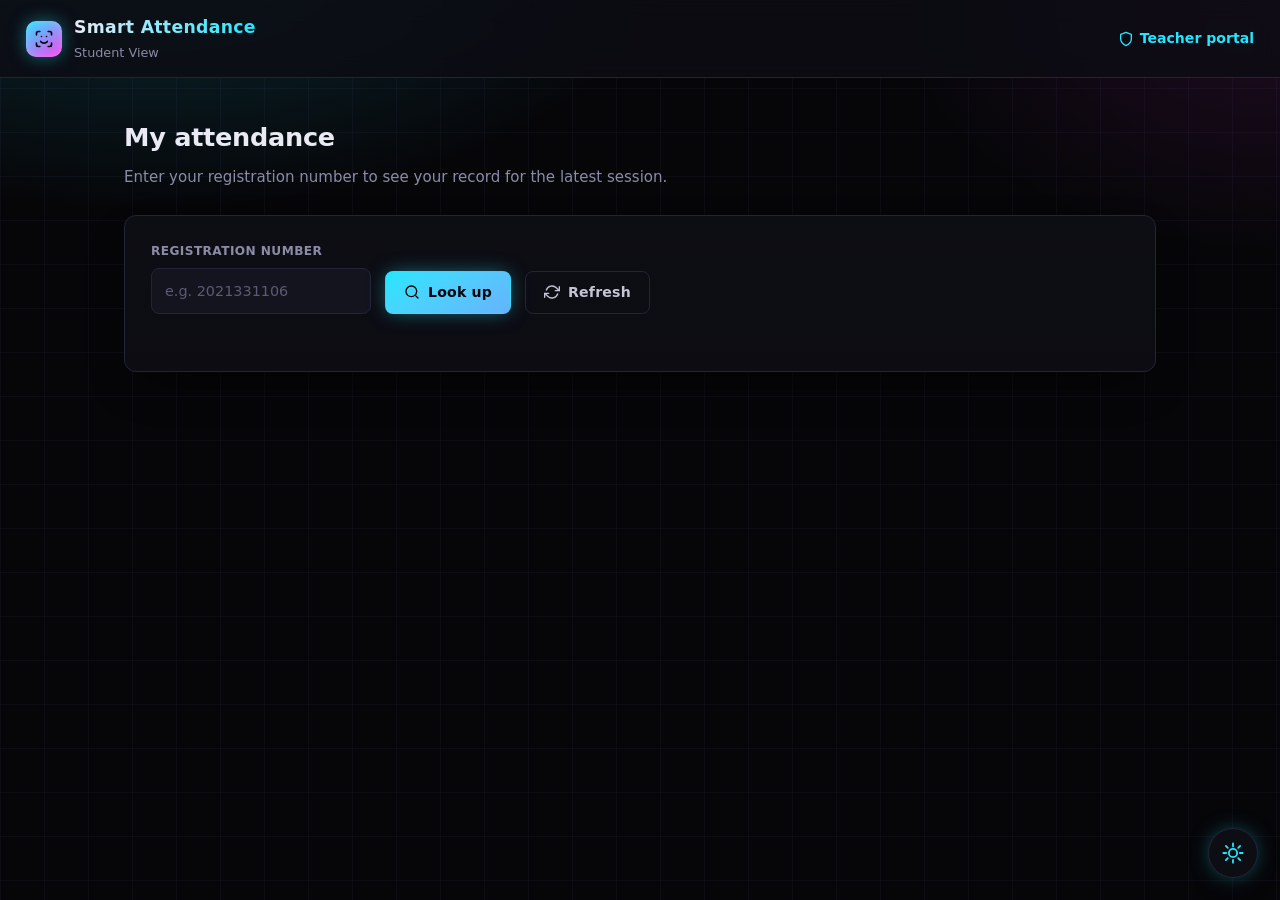
<file: frontend/student/index.html>
<!DOCTYPE html>
<html lang="en">
<head>
  <meta charset="UTF-8" />
  <meta name="viewport" content="width=device-width, initial-scale=1.0" />
  <title>Student · Smart Attendance</title>
  <link rel="icon" type="image/svg+xml" href="../favicon.svg" />
  <link rel="stylesheet" href="../shared/styles.css" />
  <script src="../shared/theme.js"></script>
</head>
<body>
  <header class="topbar">
    <div class="brand">
      <span class="mark">
        <svg viewBox="0 0 24 24" fill="none" stroke="currentColor" stroke-width="2" stroke-linecap="round" stroke-linejoin="round"><path d="M3 7V5a2 2 0 0 1 2-2h2"/><path d="M17 3h2a2 2 0 0 1 2 2v2"/><path d="M21 17v2a2 2 0 0 1-2 2h-2"/><path d="M7 21H5a2 2 0 0 1-2-2v-2"/><path d="M9 9h.01"/><path d="M15 9h.01"/><path d="M8 15s1.5 2 4 2 4-2 4-2"/></svg>
      </span>
      <div>
        <h1>Smart Attendance</h1>
        <span class="role">Student View</span>
      </div>
    </div>
    <nav>
      <a href="../teacher/login.html"><svg viewBox="0 0 24 24" fill="none" stroke="currentColor" stroke-width="2" stroke-linecap="round" stroke-linejoin="round"><path d="M12 22s8-4 8-10V5l-8-3-8 3v7c0 6 8 10 8 10z"/></svg>Teacher portal</a>
    </nav>
  </header>

  <main class="container">
    <div class="page-head">
      <h2>My attendance</h2>
      <p>Enter your registration number to see your record for the latest session.</p>
    </div>

    <section class="card">
      <div class="row">
        <div class="field">
          <label for="regInput">Registration number</label>
          <input type="text" id="regInput" placeholder="e.g. 2021331106" />
        </div>
        <button id="lookupBtn"><svg viewBox="0 0 24 24" fill="none" stroke="currentColor" stroke-width="2" stroke-linecap="round" stroke-linejoin="round"><circle cx="11" cy="11" r="8"/><line x1="21" y1="21" x2="16.65" y2="16.65"/></svg>Look up</button>
        <button class="ghost" id="refreshBtn"><svg viewBox="0 0 24 24" fill="none" stroke="currentColor" stroke-width="2" stroke-linecap="round" stroke-linejoin="round"><polyline points="23 4 23 10 17 10"/><polyline points="1 20 1 14 7 14"/><path d="M3.51 9a9 9 0 0 1 14.85-3.36L23 10M1 14l4.64 4.36A9 9 0 0 0 20.49 15"/></svg>Refresh</button>
      </div>
      <div class="toast" id="toast"></div>
    </section>

    <section class="card" id="historyCard" style="display:none;">
      <p class="eyebrow">My attendance history</p>
      <h2 id="historyTitle">Records</h2>
      <p class="hint" id="historySub">Every session you were detected in, oldest to newest.</p>
      <div id="historyArea" style="display:none;">
        <table id="historyTable">
          <thead>
            <tr><th>Reg No</th><th>Date</th><th>Course</th><th>Room</th></tr>
          </thead>
          <tbody></tbody>
        </table>
      </div>
      <div class="empty" id="historyEmpty">No records found.</div>
    </section>
  </main>

  <script src="../shared/api.js"></script>
  <script src="../shared/report.js"></script>
  <script src="student.js"></script>
</body>
</html>
</file>
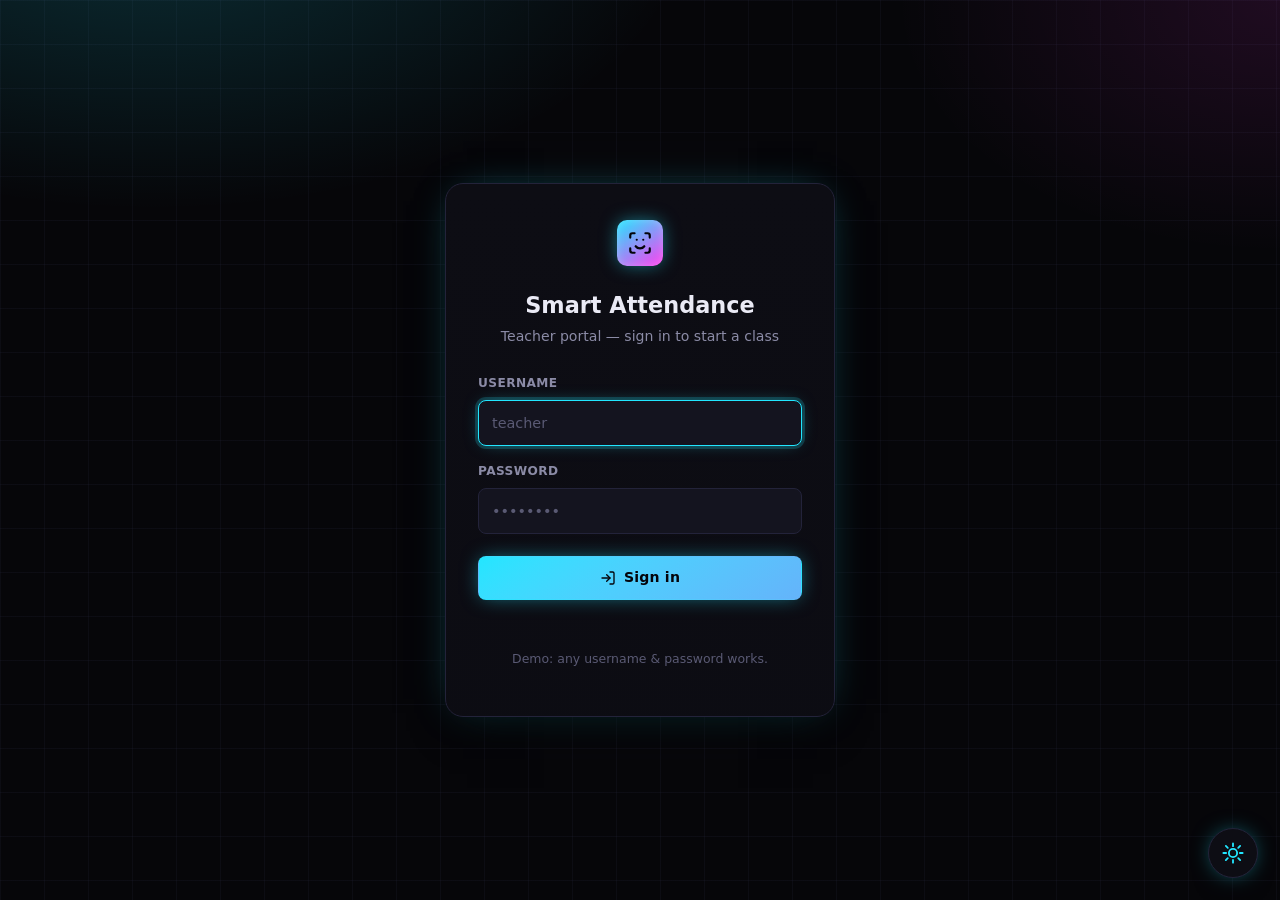
<file: frontend/teacher/index.html>
<!DOCTYPE html>
<html lang="en">
<head>
  <meta charset="UTF-8" />
  <meta name="viewport" content="width=device-width, initial-scale=1.0" />
  <title>Dashboard · Smart Attendance</title>
  <link rel="icon" type="image/svg+xml" href="../favicon.svg" />
  <link rel="stylesheet" href="../shared/styles.css" />
  <script src="../shared/theme.js"></script>
</head>
<body>
  <header class="topbar">
    <div class="brand">
      <span class="mark">
        <svg viewBox="0 0 24 24" fill="none" stroke="currentColor" stroke-width="2" stroke-linecap="round" stroke-linejoin="round"><path d="M3 7V5a2 2 0 0 1 2-2h2"/><path d="M17 3h2a2 2 0 0 1 2 2v2"/><path d="M21 17v2a2 2 0 0 1-2 2h-2"/><path d="M7 21H5a2 2 0 0 1-2-2v-2"/><path d="M9 9h.01"/><path d="M15 9h.01"/><path d="M8 15s1.5 2 4 2 4-2 4-2"/></svg>
      </span>
      <div>
        <h1>Smart Attendance</h1>
        <span class="role">Teacher Dashboard</span>
      </div>
    </div>
    <nav>
      <span class="who" id="who"></span>
      <a href="../student/index.html"><svg viewBox="0 0 24 24" fill="none" stroke="currentColor" stroke-width="2" stroke-linecap="round" stroke-linejoin="round"><path d="M17 21v-2a4 4 0 0 0-4-4H5a4 4 0 0 0-4 4v2"/><circle cx="9" cy="7" r="4"/><path d="M23 21v-2a4 4 0 0 0-3-3.87"/><path d="M16 3.13a4 4 0 0 1 0 7.75"/></svg>Student view</a>
      <a href="#" id="logoutLink"><svg viewBox="0 0 24 24" fill="none" stroke="currentColor" stroke-width="2" stroke-linecap="round" stroke-linejoin="round"><path d="M9 21H5a2 2 0 0 1-2-2V5a2 2 0 0 1 2-2h4"/><polyline points="16 17 21 12 16 7"/><line x1="21" y1="12" x2="9" y2="12"/></svg>Sign out</a>
    </nav>
  </header>

  <main class="container">
    <div class="page-head">
      <h2>Run a class session</h2>
      <p>Pick a course and room, start the session, then save the attendance report when class ends.</p>
    </div>

    <!-- Step 1 + 2: Class setup & live session -->
    <section class="card">
      <p class="eyebrow">Class setup</p>
      <div class="row" style="margin-bottom: 22px;">
        <div class="field">
          <label for="course">Course</label>
          <select id="course">
            <option value="" disabled selected>Select course</option>
          </select>
        </div>
        <div class="field">
          <label for="room">Room number</label>
          <select id="room">
            <option value="" disabled selected>Select room</option>
          </select>
        </div>
      </div>

      <div class="session-grid">
        <div class="stat">
          <label>Status</label>
          <span class="status-pill"><span class="dot off" id="statusDot"></span><span id="statusText">Idle</span></span>
        </div>
        <div class="stat">
          <label>Elapsed</label>
          <div class="timer" id="timer">00:00:00</div>
        </div>
        <div class="stat">
          <label>Class</label>
          <div class="val muted" id="classLabel">—</div>
        </div>
      </div>

      <div class="row">
        <button class="start" id="startBtn" disabled><svg viewBox="0 0 24 24" fill="currentColor" stroke="none"><polygon points="6 4 20 12 6 20 6 4"/></svg>Start Class</button>
        <button class="stop" id="stopBtn" disabled><svg viewBox="0 0 24 24" fill="currentColor" stroke="none"><rect x="6" y="6" width="12" height="12" rx="1.5"/></svg>End Class</button>
      </div>
      <p class="hint" style="margin-top:16px;">The face-capture window opens on the server machine. Recognition and CSV logging run there; this dashboard starts/stops it and builds the report.</p>
      <div class="toast" id="camToast"></div>
    </section>

    <!-- Step 3: Save & report -->
    <section class="card">
      <p class="eyebrow">Session report</p>
      <p class="hint">When class ends, aggregate the raw detections into one entry per student (first &amp; last seen) and save the session.</p>

      <div class="row" style="margin-bottom: 8px;">
        <button id="saveBtn" disabled><svg viewBox="0 0 24 24" fill="none" stroke="currentColor" stroke-width="2" stroke-linecap="round" stroke-linejoin="round"><path d="M19 21H5a2 2 0 0 1-2-2V5a2 2 0 0 1 2-2h11l5 5v11a2 2 0 0 1-2 2z"/><polyline points="17 21 17 13 7 13 7 21"/><polyline points="7 3 7 8 15 8"/></svg>Save Attendance</button>
        <button class="ghost" id="loadCsvBtn"><svg viewBox="0 0 24 24" fill="none" stroke="currentColor" stroke-width="2" stroke-linecap="round" stroke-linejoin="round"><path d="M14 2H6a2 2 0 0 0-2 2v16a2 2 0 0 0 2 2h12a2 2 0 0 0 2-2V8z"/><polyline points="14 2 14 8 20 8"/><line x1="9" y1="15" x2="15" y2="15"/></svg>Load latest CSV</button>
        <button class="ghost" id="downloadBtn" disabled><svg viewBox="0 0 24 24" fill="none" stroke="currentColor" stroke-width="2" stroke-linecap="round" stroke-linejoin="round"><path d="M21 15v4a2 2 0 0 1-2 2H5a2 2 0 0 1-2-2v-4"/><polyline points="7 10 12 15 17 10"/><line x1="12" y1="15" x2="12" y2="3"/></svg>Download JSON</button>
        <span class="muted" id="reportMeta"></span>
      </div>

      <div id="reportArea" style="display:none;">
        <table id="reportTable">
          <thead>
            <tr><th>Reg No</th><th>Date</th><th>Start Time</th><th>End Time</th></tr>
          </thead>
          <tbody></tbody>
        </table>
      </div>
      <div class="empty" id="reportEmpty">No session report yet.</div>

      <div class="row" style="margin-top:14px;">
        <div class="field">
          <label for="reportEmail">Send report to</label>
          <input type="email" id="reportEmail" placeholder="teacher@example.com" />
        </div>
        <button class="ghost" id="emailReportBtn" disabled><svg viewBox="0 0 24 24" fill="none" stroke="currentColor" stroke-width="2" stroke-linecap="round" stroke-linejoin="round"><path d="M4 4h16c1.1 0 2 .9 2 2v12c0 1.1-.9 2-2 2H4c-1.1 0-2-.9-2-2V6c0-1.1.9-2 2-2z"/><polyline points="22 6 12 13 2 6"/></svg>Send report via email</button>
      </div>
      <div class="toast" id="reportToast"></div>
    </section>

    <!-- Attendance history: browse any past saved session -->
    <section class="card">
      <p class="eyebrow">Attendance history</p>
      <p class="hint">Pick a course, room, and date to see every student marked present in that session.</p>

      <div class="row" style="margin-bottom: 8px;">
        <div class="field">
          <label for="histCourse">Course</label>
          <select id="histCourse">
            <option value="" disabled selected>Select course</option>
          </select>
        </div>
        <div class="field">
          <label for="histRoom">Room number</label>
          <select id="histRoom">
            <option value="" disabled selected>Select room</option>
          </select>
        </div>
        <div class="field">
          <label for="histDate">Date</label>
          <input type="date" id="histDate" />
        </div>
        <button id="histBtn"><svg viewBox="0 0 24 24" fill="none" stroke="currentColor" stroke-width="2" stroke-linecap="round" stroke-linejoin="round"><circle cx="11" cy="11" r="8"/><line x1="21" y1="21" x2="16.65" y2="16.65"/></svg>View</button>
        <span class="muted" id="histMeta"></span>
      </div>

      <div id="histArea" style="display:none;">
        <table id="histTable">
          <thead>
            <tr><th>Reg No</th><th>Course</th><th>Room</th><th>Date</th><th>Start Time</th><th>End Time</th><th>Duration</th></tr>
          </thead>
          <tbody></tbody>
        </table>
      </div>
      <div class="empty" id="histEmpty">No attendance found for that selection.</div>

      <div class="row" style="margin-top:14px;">
        <div class="field">
          <label for="histEmail">Send report to</label>
          <input type="email" id="histEmail" placeholder="teacher@example.com" />
        </div>
        <button class="ghost" id="emailHistBtn" disabled><svg viewBox="0 0 24 24" fill="none" stroke="currentColor" stroke-width="2" stroke-linecap="round" stroke-linejoin="round"><path d="M4 4h16c1.1 0 2 .9 2 2v12c0 1.1-.9 2-2 2H4c-1.1 0-2-.9-2-2V6c0-1.1.9-2 2-2z"/><polyline points="22 6 12 13 2 6"/></svg>Send report via email</button>
      </div>
      <div class="toast" id="histToast"></div>
    </section>
  </main>

  <script src="../shared/auth.js"></script>
  <script src="../shared/api.js"></script>
  <script src="../shared/report.js"></script>
  <script src="teacher.js"></script>
</body>
</html>
</file>
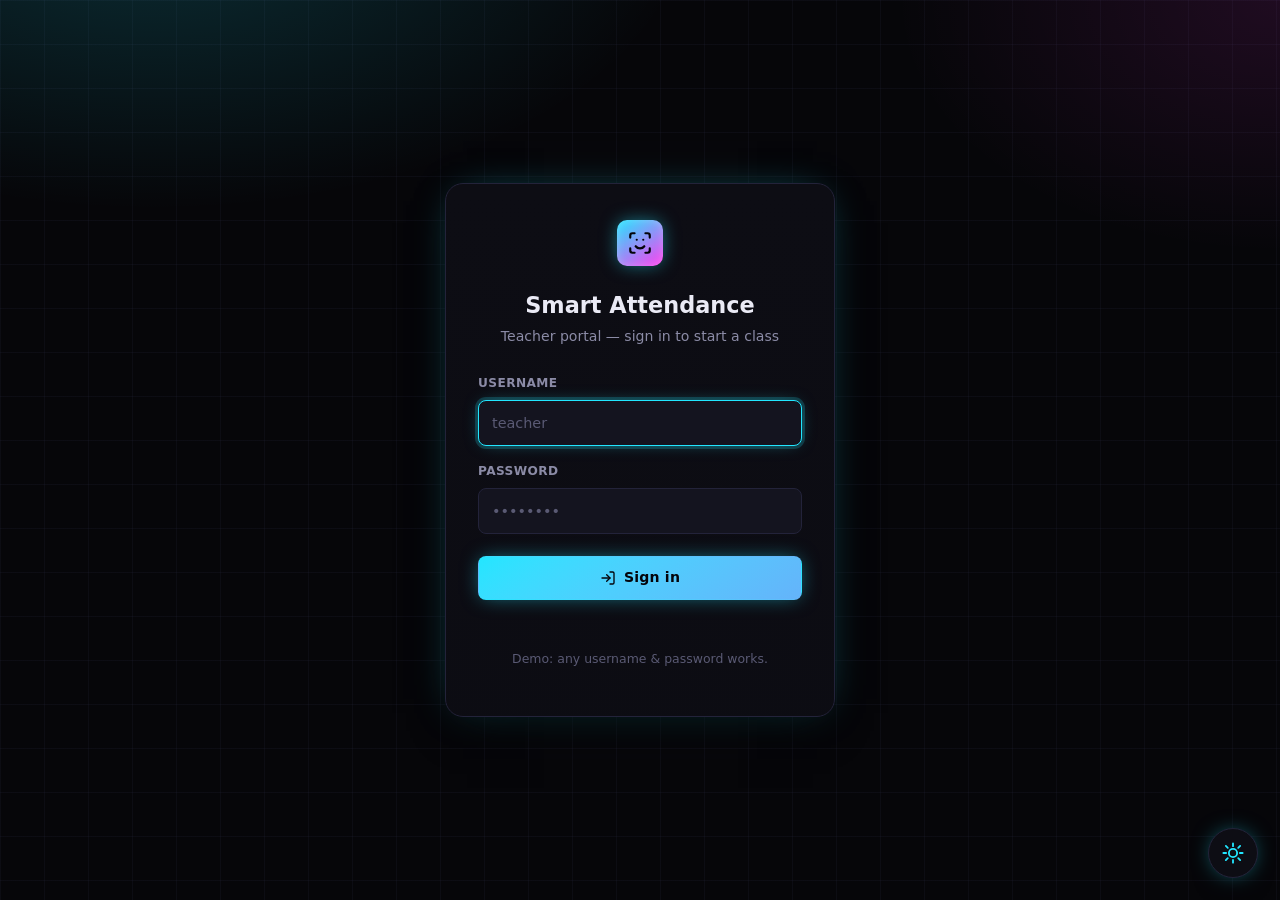
<file: frontend/teacher/login.html>
<!DOCTYPE html>
<html lang="en">
<head>
  <meta charset="UTF-8" />
  <meta name="viewport" content="width=device-width, initial-scale=1.0" />
  <title>Sign in · Smart Attendance</title>
  <link rel="icon" type="image/svg+xml" href="../favicon.svg" />
  <link rel="stylesheet" href="../shared/styles.css" />
  <script src="../shared/theme.js"></script>
</head>
<body>
  <div class="auth-wrap">
    <form class="auth-card" id="loginForm" autocomplete="on">
      <div class="brand"><span class="mark"><svg viewBox="0 0 24 24" fill="none" stroke="currentColor" stroke-width="2" stroke-linecap="round" stroke-linejoin="round"><path d="M3 7V5a2 2 0 0 1 2-2h2"/><path d="M17 3h2a2 2 0 0 1 2 2v2"/><path d="M21 17v2a2 2 0 0 1-2 2h-2"/><path d="M7 21H5a2 2 0 0 1-2-2v-2"/><path d="M9 9h.01"/><path d="M15 9h.01"/><path d="M8 15s1.5 2 4 2 4-2 4-2"/></svg></span></div>
      <h1>Smart Attendance</h1>
      <p class="sub">Teacher portal — sign in to start a class</p>

      <div class="field">
        <label for="username">Username</label>
        <input type="text" id="username" placeholder="teacher" required autofocus />
      </div>
      <div class="field">
        <label for="password">Password</label>
        <input type="password" id="password" placeholder="••••••••" required />
      </div>

      <button type="submit" class="btn-block"><svg viewBox="0 0 24 24" fill="none" stroke="currentColor" stroke-width="2" stroke-linecap="round" stroke-linejoin="round"><path d="M15 3h4a2 2 0 0 1 2 2v14a2 2 0 0 1-2 2h-4"/><polyline points="10 17 15 12 10 7"/><line x1="15" y1="12" x2="3" y2="12"/></svg>Sign in</button>
      <div class="toast" id="loginToast"></div>
      <p class="auth-hint">Demo: any username & password works.</p>
    </form>
  </div>

  <script src="../shared/auth.js"></script>
  <script src="login.js"></script>
</body>
</html>
</file>
<file: frontend/shared/styles.css>
/* Smart Attendance — shared design system.
   Neon theme: deep-black canvas with cyan/magenta neon accents and soft glows,
   plus a clean light theme. Toggle via [data-theme] on <html> (see theme.js).
   Styling only — every class name is kept stable so all pages keep working. */

:root {
  /* ---------- DARK (default): black + neon ---------- */
  --bg: #060609;
  --bg-grid: rgba(120, 130, 200, 0.05);
  --panel: #0d0d14;
  --panel-2: #14141f;
  --panel-3: #1b1b28;
  --text: #eaeaf5;
  --text-dim: #c4c4d6;
  --muted: #8b8ba6;
  --faint: #5a5a74;

  --accent: #22e6ff;        /* neon cyan */
  --accent-2: #ff3df0;      /* neon magenta */
  --accent-ink: #04040a;    /* text on neon fills */
  --green: #2dff9e;         /* neon green */
  --red: #ff4d6d;           /* neon red/pink */
  --amber: #ffd15c;

  --border: #23233a;
  --border-soft: #191926;

  --glow: rgba(34, 230, 255, 0.55);
  --glow-soft: rgba(34, 230, 255, 0.18);
  --glow-green: rgba(45, 255, 158, 0.5);
  --glow-red: rgba(255, 77, 109, 0.5);
  --shadow: 0 18px 50px -22px rgba(0, 0, 0, 0.9);

  --radius: 12px;
  --radius-sm: 8px;

  --sans: "Inter", "SF Pro Display", system-ui, -apple-system, "Segoe UI",
          Roboto, sans-serif;
  --mono: "JetBrains Mono", ui-monospace, "SF Mono", Menlo, Consolas, monospace;
}

:root[data-theme="light"] {
  /* ---------- LIGHT: clean, cool ---------- */
  --bg: #eef1f7;
  --bg-grid: rgba(20, 30, 80, 0.04);
  --panel: #ffffff;
  --panel-2: #f3f5fa;
  --panel-3: #e9edf4;
  --text: #12131c;
  --text-dim: #2a2c3a;
  --muted: #5c6076;
  --faint: #8a8fa6;

  --accent: #0aa2c0;        /* deep cyan */
  --accent-2: #c026d3;      /* deep magenta */
  --accent-ink: #ffffff;
  --green: #0f9d6b;
  --red: #e11d48;
  --amber: #c77700;

  --border: #dbe0ec;
  --border-soft: #e7eaf2;

  --glow: rgba(10, 162, 192, 0.28);
  --glow-soft: rgba(10, 162, 192, 0.12);
  --glow-green: rgba(15, 157, 107, 0.25);
  --glow-red: rgba(225, 29, 72, 0.22);
  --shadow: 0 14px 34px -20px rgba(20, 30, 70, 0.35);
}

* { box-sizing: border-box; }
html, body { height: 100%; }

body {
  margin: 0;
  font-family: var(--sans);
  background:
    radial-gradient(900px 500px at 12% -10%, var(--glow-soft) 0%, transparent 60%),
    radial-gradient(700px 460px at 100% 0%, rgba(255, 61, 240, 0.10) 0%, transparent 55%),
    linear-gradient(var(--bg-grid) 1px, transparent 1px) 0 0 / 44px 44px,
    linear-gradient(90deg, var(--bg-grid) 1px, transparent 1px) 0 0 / 44px 44px,
    var(--bg);
  color: var(--text);
  line-height: 1.55;
  font-size: 14.5px;
  -webkit-font-smoothing: antialiased;
  transition: background-color 0.25s, color 0.25s;
}
:root[data-theme="light"] body {
  background:
    radial-gradient(900px 500px at 12% -10%, var(--glow-soft) 0%, transparent 60%),
    radial-gradient(700px 460px at 100% 0%, rgba(192, 38, 211, 0.06) 0%, transparent 55%),
    linear-gradient(var(--bg-grid) 1px, transparent 1px) 0 0 / 44px 44px,
    linear-gradient(90deg, var(--bg-grid) 1px, transparent 1px) 0 0 / 44px 44px,
    var(--bg);
}

/* ---------- Top bar ---------- */
.topbar {
  display: flex; align-items: center; justify-content: space-between;
  padding: 14px 26px;
  background: color-mix(in srgb, var(--panel) 82%, transparent);
  backdrop-filter: blur(12px);
  border-bottom: 1px solid var(--border);
  position: sticky; top: 0; z-index: 10;
}
.brand { display: flex; align-items: center; gap: 12px; }
.brand .mark {
  width: 36px; height: 36px; border-radius: 10px;
  display: grid; place-items: center;
  background: linear-gradient(145deg, var(--accent), var(--accent-2));
  color: var(--accent-ink);
  box-shadow: 0 0 18px -2px var(--glow), inset 0 0 8px rgba(255,255,255,0.25);
}
.brand .mark svg { width: 20px; height: 20px; display: block; }
.topbar h1 {
  font-size: 1.08rem; margin: 0; font-weight: 700; letter-spacing: 0.3px;
  background: linear-gradient(90deg, var(--text), var(--accent));
  -webkit-background-clip: text; background-clip: text; -webkit-text-fill-color: transparent;
}
.topbar .role { color: var(--muted); font-size: 0.8rem; font-weight: 500; }
.topbar nav { display: flex; align-items: center; gap: 18px; }
.topbar nav a {
  color: var(--accent); text-decoration: none; font-size: 0.88rem; font-weight: 600;
  display: inline-flex; align-items: center; gap: 6px; transition: color 0.15s, text-shadow 0.15s;
}
.topbar nav a svg { width: 16px; height: 16px; }
.topbar nav a:hover { color: var(--text); text-shadow: 0 0 12px var(--glow); }
.who { color: var(--muted); font-size: 0.84rem; }

.container { max-width: 1080px; margin: 0 auto; padding: 34px 24px 80px; }
.page-head { margin: 6px 0 26px; }
.page-head h2 { margin: 0; font-size: 1.6rem; font-weight: 750; letter-spacing: -0.3px; }
.page-head p { margin: 8px 0 0; color: var(--muted); font-size: 0.94rem; }

/* ---------- Cards ---------- */
.card {
  position: relative;
  background: linear-gradient(180deg, var(--panel), color-mix(in srgb, var(--panel) 88%, var(--bg)));
  border: 1px solid var(--border);
  border-radius: var(--radius);
  padding: 26px;
  margin-bottom: 22px;
  box-shadow: var(--shadow);
  transition: border-color 0.2s, box-shadow 0.2s;
}
.card:hover { border-color: color-mix(in srgb, var(--accent) 45%, var(--border)); }
.card h2 { margin: 0 0 4px; font-size: 1.1rem; font-weight: 700; }
.card .hint { color: var(--muted); font-size: 0.88rem; margin: 0 0 18px; }
.card .eyebrow {
  text-transform: uppercase; letter-spacing: 1.6px; font-size: 0.72rem;
  color: var(--accent); font-weight: 800; margin: 0 0 16px;
  text-shadow: 0 0 14px var(--glow-soft);
}

.row { display: flex; gap: 14px; flex-wrap: wrap; align-items: flex-end; }
.spread { justify-content: space-between; }

/* ---------- Buttons ---------- */
button, .btn {
  font: inherit; font-size: 0.88rem; font-weight: 650;
  border: 1px solid var(--border);
  border-radius: var(--radius-sm);
  padding: 10px 18px; cursor: pointer;
  color: var(--text);
  background: var(--panel-3);
  letter-spacing: 0.2px;
  display: inline-flex; align-items: center; justify-content: center; gap: 8px;
  transition: transform 0.06s, box-shadow 0.18s, border-color 0.18s, background 0.18s, filter 0.18s;
}
button svg, .btn svg { width: 16px; height: 16px; flex-shrink: 0; }
button:hover, .btn:hover { border-color: var(--accent); box-shadow: 0 0 16px -3px var(--glow); }
button:active, .btn:active { transform: translateY(1px); }
button:disabled, .btn:disabled { opacity: 0.4; cursor: not-allowed; box-shadow: none; border-color: var(--border); }

/* Primary (neon fill) */
#startBtn, #saveBtn, #lookupBtn, #histBtn, #loginForm button, .btn-block {
  color: var(--accent-ink);
  background: linear-gradient(145deg, var(--accent), color-mix(in srgb, var(--accent) 70%, var(--accent-2)));
  border-color: transparent;
  box-shadow: 0 0 20px -4px var(--glow);
}
#startBtn:hover, #saveBtn:hover, #lookupBtn:hover, #histBtn:hover, #loginForm button:hover, .btn-block:hover {
  filter: brightness(1.08); box-shadow: 0 0 26px -2px var(--glow);
}
#startBtn:disabled, #saveBtn:disabled { filter: grayscale(0.4); }

button.start {
  color: var(--accent-ink);
  background: linear-gradient(145deg, var(--green), #17d67e);
  border-color: transparent; box-shadow: 0 0 20px -4px var(--glow-green);
}
button.start:hover { filter: brightness(1.08); box-shadow: 0 0 26px -2px var(--glow-green); }
button.stop {
  color: #fff;
  background: linear-gradient(145deg, var(--red), #d81f4a);
  border-color: transparent; box-shadow: 0 0 20px -4px var(--glow-red);
}
button.stop:hover { filter: brightness(1.08); box-shadow: 0 0 26px -2px var(--glow-red); }
button.ghost { background: transparent; color: var(--text-dim); border-color: var(--border); box-shadow: none; }
button.ghost:hover { color: var(--text); border-color: var(--accent); box-shadow: 0 0 14px -4px var(--glow); }
.btn-block { width: 100%; }

/* ---------- Inputs & selects ---------- */
.field { display: flex; flex-direction: column; gap: 7px; }
label { font-size: 0.76rem; color: var(--muted); font-weight: 600; letter-spacing: 0.4px; text-transform: uppercase; }
input[type="text"], input[type="email"], input[type="password"], input[type="number"], input[type="date"], select {
  font: inherit; font-size: 0.9rem;
  background: var(--panel-2);
  color: var(--text);
  border: 1px solid var(--border);
  border-radius: var(--radius-sm);
  padding: 11px 13px;
  min-width: 220px;
  transition: border-color 0.15s, box-shadow 0.15s;
}
input::placeholder { color: var(--faint); }
input:focus, select:focus {
  outline: none; border-color: var(--accent);
  box-shadow: 0 0 0 3px var(--glow-soft), 0 0 18px -6px var(--glow);
}
select {
  appearance: none;
  background-image: url("data:image/svg+xml;utf8,<svg xmlns='http://www.w3.org/2000/svg' width='14' height='14' viewBox='0 0 24 24' fill='none' stroke='%238b8ba6' stroke-width='2.4'><path d='M6 9l6 6 6-6'/></svg>");
  background-repeat: no-repeat; background-position: right 12px center; padding-right: 34px;
}
:root[data-theme="dark"] input[type="date"]::-webkit-calendar-picker-indicator { filter: invert(0.8); }

/* ---------- Status pill / timer ---------- */
.status-pill {
  display: inline-flex; align-items: center; gap: 9px;
  padding: 7px 15px; border-radius: 999px; font-size: 0.84rem; font-weight: 600;
  background: var(--panel-2); border: 1px solid var(--border);
}
.dot { width: 9px; height: 9px; border-radius: 50%; background: var(--faint); }
.dot.live { background: var(--green); box-shadow: 0 0 0 4px var(--glow-green), 0 0 12px var(--green); animation: pulse 2s infinite; }
.dot.off { background: var(--red); box-shadow: 0 0 10px -1px var(--glow-red); }
@keyframes pulse { 0%,100% { box-shadow: 0 0 0 4px var(--glow-green), 0 0 12px var(--green);} 50% { box-shadow: 0 0 0 8px transparent, 0 0 6px var(--green);} }
.timer {
  font-family: var(--mono); font-variant-numeric: tabular-nums;
  font-size: 1.55rem; font-weight: 700; color: var(--accent);
  text-shadow: 0 0 18px var(--glow);
}

/* ---------- Session control layout ---------- */
.session-grid { display: grid; grid-template-columns: repeat(3, auto); gap: 30px; align-items: center; margin-bottom: 22px; }
.stat label { display: block; margin-bottom: 5px; }
.stat .val { font-size: 1.05rem; font-weight: 700; }
@media (max-width: 620px) { .session-grid { grid-template-columns: 1fr 1fr; gap: 18px; } }

/* ---------- Table ---------- */
table { width: 100%; border-collapse: collapse; margin-top: 6px; font-size: 0.9rem; }
th, td { text-align: left; padding: 12px 14px; border-bottom: 1px solid var(--border-soft); }
thead tr { background: color-mix(in srgb, var(--accent) 8%, transparent); }
th { color: var(--accent); font-weight: 700; font-size: 0.72rem; text-transform: uppercase; letter-spacing: 0.9px; }
tbody tr { transition: background 0.12s; }
tbody tr:hover td { background: color-mix(in srgb, var(--accent) 7%, transparent); }
td .reg { font-family: var(--mono); font-variant-numeric: tabular-nums; color: var(--text-dim); font-weight: 600; }

.badge { padding: 3px 11px; border-radius: 999px; font-size: 0.76rem; font-weight: 700; border: 1px solid transparent; }
.badge.full { background: color-mix(in srgb, var(--green) 16%, transparent); color: var(--green); border-color: color-mix(in srgb, var(--green) 45%, transparent); }
.badge.partial { background: color-mix(in srgb, var(--amber) 16%, transparent); color: var(--amber); border-color: color-mix(in srgb, var(--amber) 45%, transparent); }

/* ---------- Toast ---------- */
.toast { color: var(--muted); font-size: 0.85rem; margin-top: 14px; min-height: 1.2em; }
.toast.ok { color: var(--green); text-shadow: 0 0 12px var(--glow-green); }
.toast.err { color: var(--red); text-shadow: 0 0 12px var(--glow-red); }
.muted { color: var(--muted); }

/* ---------- Empty state ---------- */
.empty {
  text-align: center; color: var(--faint); padding: 32px 10px; font-size: 0.9rem;
  border: 1px dashed var(--border); border-radius: var(--radius); background: color-mix(in srgb, var(--panel-2) 60%, transparent);
}

/* ---------- Grids ---------- */
.grid-2 { display: grid; grid-template-columns: 1fr 1fr; gap: 20px; }
@media (max-width: 760px) { .grid-2 { grid-template-columns: 1fr; } }

/* ---------- Login ---------- */
.auth-wrap { min-height: 100vh; display: grid; place-items: center; padding: 24px; }
.auth-card {
  width: 100%; max-width: 390px;
  background: linear-gradient(180deg, var(--panel), color-mix(in srgb, var(--panel) 88%, var(--bg)));
  border: 1px solid var(--border);
  border-radius: 18px; padding: 36px 32px;
  box-shadow: var(--shadow), 0 0 40px -18px var(--glow);
}
.auth-card .brand { justify-content: center; margin-bottom: 22px; }
.auth-card .brand .mark { width: 46px; height: 46px; }
.auth-card .brand .mark svg { width: 26px; height: 26px; }
.auth-card h1 { text-align: center; font-size: 1.4rem; margin: 0 0 4px; font-weight: 750; }
.auth-card .sub { text-align: center; color: var(--muted); font-size: 0.88rem; margin: 0 0 26px; }
.auth-card .field { margin-bottom: 16px; }
.auth-card input { width: 100%; min-width: 0; }
.auth-card button { margin-top: 6px; }
.auth-hint { text-align: center; color: var(--faint); font-size: 0.78rem; margin-top: 18px; }

/* ---------- Theme toggle (injected by theme.js) ---------- */
.theme-toggle {
  position: fixed; right: 22px; bottom: 22px; z-index: 50;
  width: 50px; height: 50px; padding: 0; border-radius: 50%;
  display: grid; place-items: center;
  background: var(--panel); border: 1px solid var(--border);
  color: var(--accent);
  box-shadow: 0 0 22px -6px var(--glow), var(--shadow);
  transition: transform 0.15s, box-shadow 0.2s, border-color 0.2s;
}
.theme-toggle:hover { transform: translateY(-2px) scale(1.05); border-color: var(--accent); box-shadow: 0 0 30px -4px var(--glow); }
.theme-toggle:active { transform: translateY(0) scale(0.96); }
.theme-toggle svg { width: 22px; height: 22px; }

/* ---------- Scrollbar ---------- */
* { scrollbar-width: thin; scrollbar-color: var(--border) transparent; }
::-webkit-scrollbar { width: 12px; height: 12px; }
::-webkit-scrollbar-thumb { background: var(--border); border: 3px solid transparent; background-clip: padding-box; border-radius: 8px; }
::-webkit-scrollbar-thumb:hover { background: var(--accent); background-clip: padding-box; }
::selection { background: color-mix(in srgb, var(--accent) 40%, transparent); color: var(--text); }
</file>
